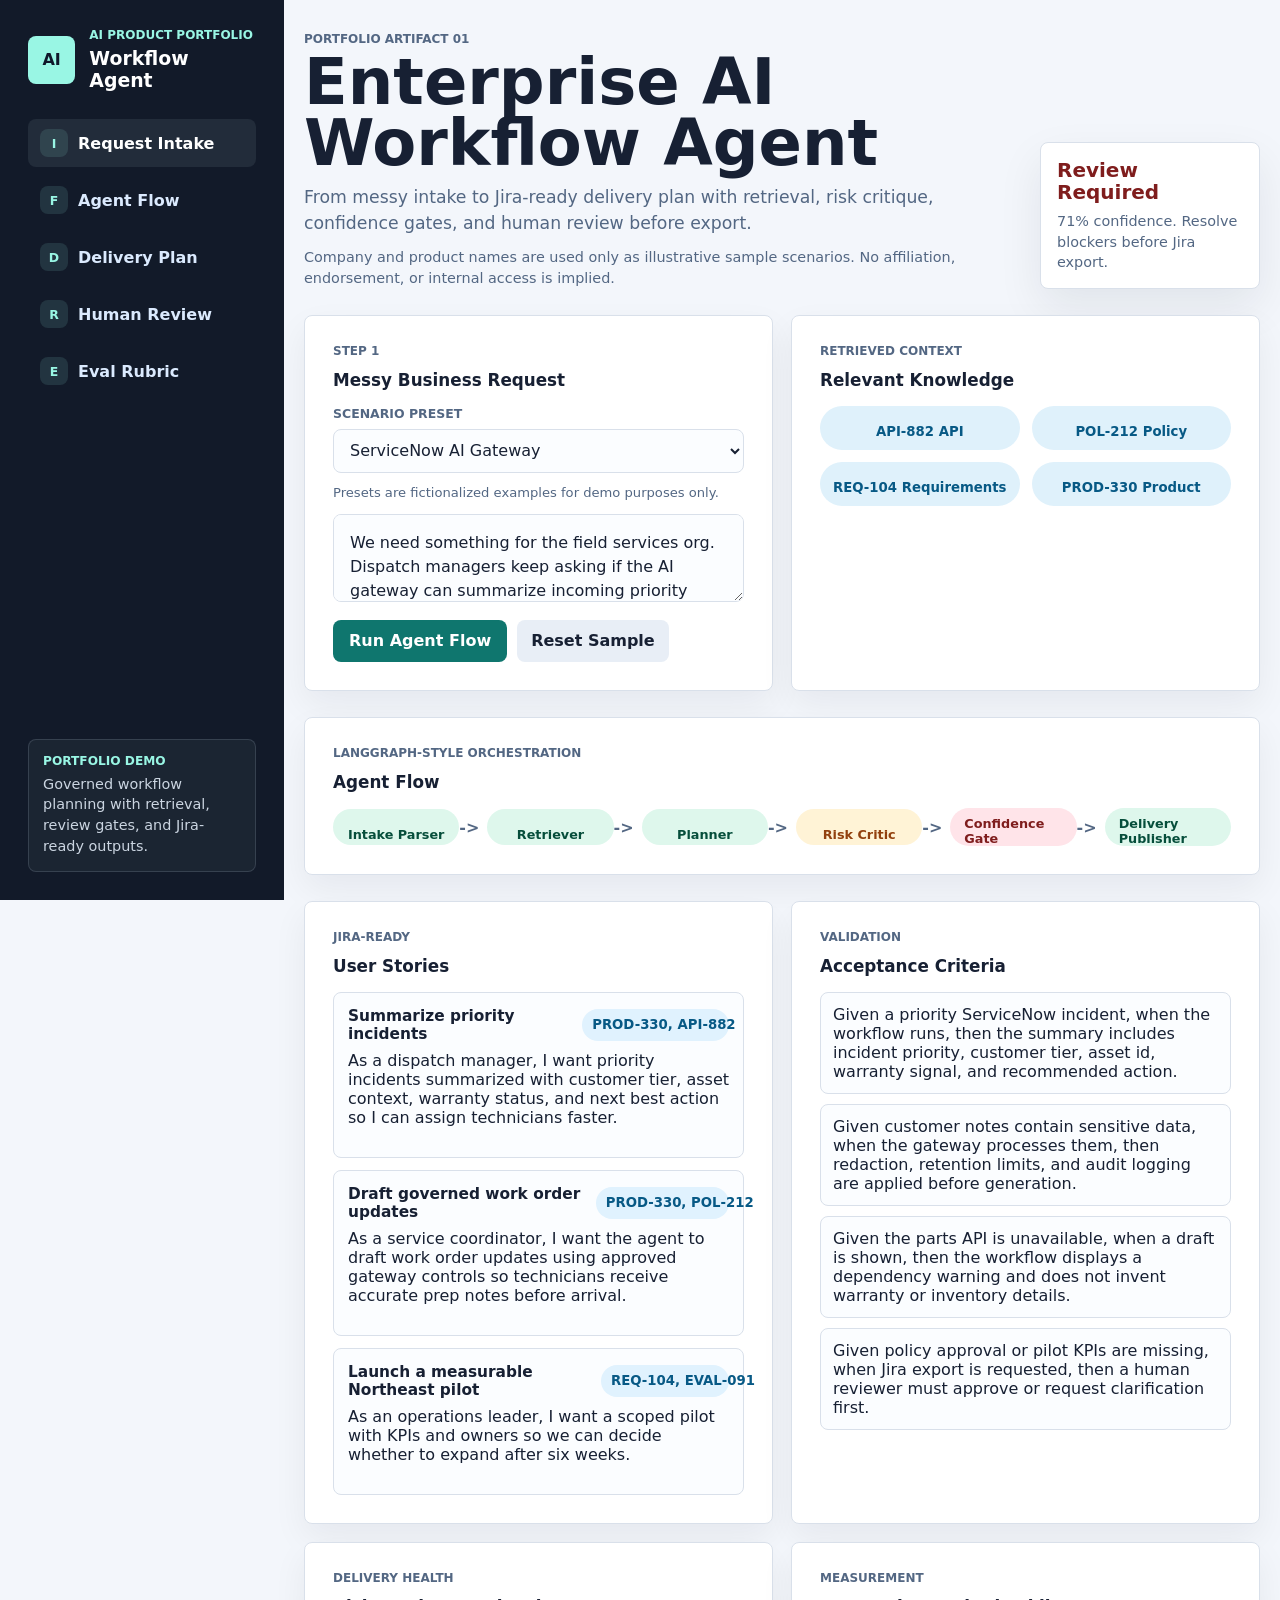
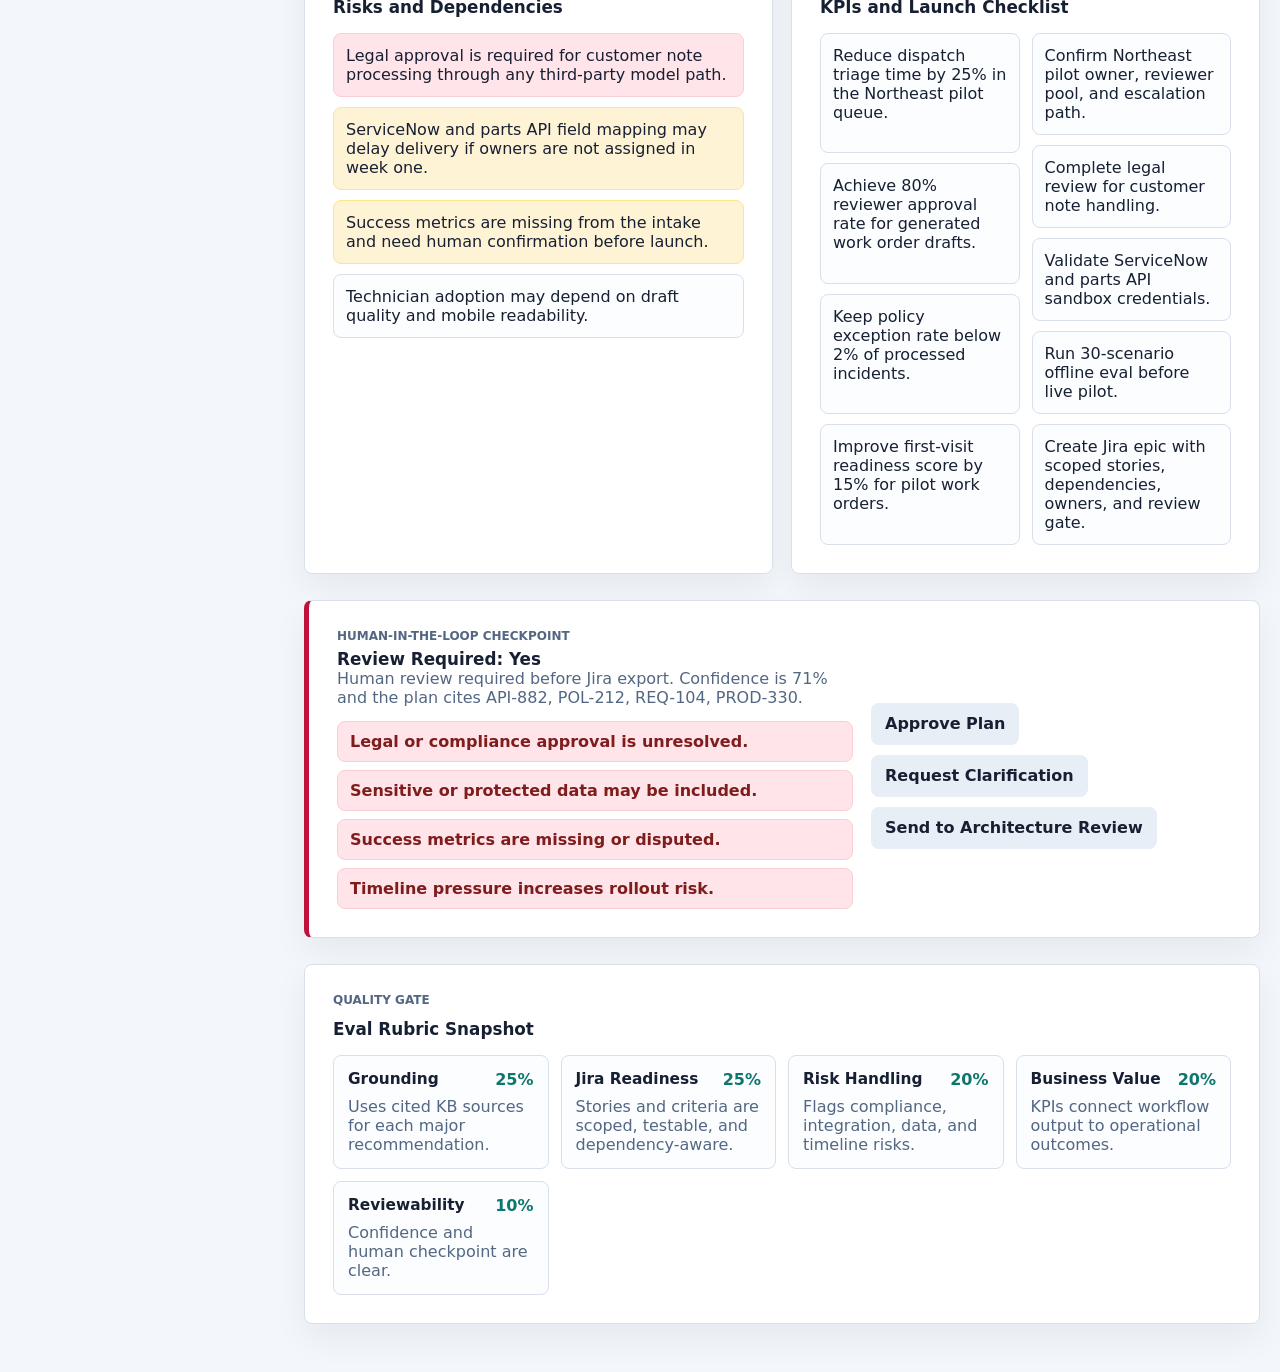
<file: 01_enterprise_ai_workflow_agent/index.html>
<!doctype html>
<html lang="en">
  <head>
    <meta charset="utf-8" />
    <meta name="viewport" content="width=device-width, initial-scale=1" />
    <title>Enterprise AI Workflow Agent</title>
    <link rel="icon" href="data:," />
    <link rel="stylesheet" href="styles.css" />
  </head>
  <body>
    <div class="app-shell">
      <aside class="sidebar" aria-label="Workspace navigation">
        <div class="brand">
          <div class="brand-mark" aria-hidden="true">AI</div>
          <div>
            <p class="eyebrow">AI Product Portfolio</p>
            <strong>Workflow Agent</strong>
          </div>
        </div>

        <nav class="rail-nav" aria-label="Enterprise workflow project sections">
          <a href="#intake" class="nav-link active">
            <span>I</span>
            Request Intake
          </a>
          <a href="#flow" class="nav-link">
            <span>F</span>
            Agent Flow
          </a>
          <a href="#delivery" class="nav-link">
            <span>D</span>
            Delivery Plan
          </a>
          <a href="#review" class="nav-link">
            <span>R</span>
            Human Review
          </a>
          <a href="#eval" class="nav-link">
            <span>E</span>
            Eval Rubric
          </a>
        </nav>

        <div class="rail-note">
          <p>Portfolio demo</p>
          <span>Governed workflow planning with retrieval, review gates, and Jira-ready outputs.</span>
        </div>
      </aside>

      <main class="workspace">
        <section class="topbar hero" aria-label="Demo status">
          <div>
            <p class="eyebrow">Portfolio Artifact 01</p>
            <h1 class="hero-title">Enterprise AI Workflow Agent</h1>
            <p class="hero-copy">From messy intake to Jira-ready delivery plan with retrieval, risk critique, confidence gates, and human review before export.</p>
            <p class="demo-note">
              Company and product names are used only as illustrative sample scenarios. No affiliation, endorsement, or internal access is implied.
            </p>
          </div>
          <div class="status-card" id="reviewGateCard">
            <span class="visually-hidden">Review gate</span>
            <strong id="reviewGateStatus">Review Required</strong>
            <p id="reviewGateReason">Run a scenario to evaluate Jira export readiness.</p>
          </div>
        </section>

        <section id="intake" class="section-grid intake-grid">
          <article class="work-panel input-panel">
            <div class="section-heading">
              <p class="eyebrow">Step 1</p>
              <h3>Messy Business Request</h3>
            </div>
            <label class="field-label" for="scenario-select">Scenario preset</label>
            <select id="scenario-select" aria-label="Scenario preset">
              <option value="field">ServiceNow AI Gateway</option>
              <option value="disney">Disney AI Assistant</option>
              <option value="databricks">Databricks Agentic AI</option>
              <option value="openai">OpenAI AI Success</option>
              <option value="amazon">Amazon AI Studios</option>
            </select>
            <p class="demo-note compact">
              Presets are fictionalized examples for demo purposes only.
            </p>
            <textarea id="request-input" aria-label="Business request"></textarea>
            <div class="button-row">
              <button id="run-agent" class="primary-button">Run Agent Flow</button>
              <button id="load-sample" class="secondary-button">Reset Sample</button>
            </div>
          </article>

          <article class="work-panel">
            <div class="section-heading">
              <p class="eyebrow">Retrieved context</p>
              <h3>Relevant Knowledge</h3>
            </div>
            <div id="retrieval-results" class="retrieval-list"></div>
          </article>
        </section>

        <section id="flow" class="work-panel">
          <div class="section-heading">
            <p class="eyebrow">LangGraph-style orchestration</p>
            <h3>Agent Flow</h3>
          </div>
          <div id="flow-steps" class="flow-steps"></div>
        </section>

        <section id="delivery" class="section-grid delivery-grid">
          <article class="work-panel output-panel">
            <div class="section-heading">
              <p class="eyebrow">Jira-ready</p>
              <h3>User Stories</h3>
            </div>
            <div id="stories" class="story-list"></div>
          </article>

          <article class="work-panel output-panel">
            <div class="section-heading">
              <p class="eyebrow">Validation</p>
              <h3>Acceptance Criteria</h3>
            </div>
            <ul id="criteria" class="check-list"></ul>
          </article>

          <article class="work-panel output-panel">
            <div class="section-heading">
              <p class="eyebrow">Delivery health</p>
              <h3>Risks and Dependencies</h3>
            </div>
            <ul id="risks" class="risk-list"></ul>
          </article>

          <article class="work-panel output-panel">
            <div class="section-heading">
              <p class="eyebrow">Measurement</p>
              <h3>KPIs and Launch Checklist</h3>
            </div>
            <div class="split-list">
              <ul id="kpis" class="metric-list"></ul>
              <ul id="launch" class="check-list"></ul>
            </div>
          </article>
        </section>

        <section id="review" class="work-panel review-panel">
          <div>
            <p class="eyebrow">Human-in-the-loop checkpoint</p>
            <h3 id="review-title">Review Required: No</h3>
            <p id="review-summary" class="muted"></p>
            <ul id="review-reasons" class="review-reasons"></ul>
          </div>
          <div class="review-actions" aria-label="Reviewer actions">
            <button class="secondary-button">Approve Plan</button>
            <button class="secondary-button">Request Clarification</button>
            <button class="secondary-button">Send to Architecture Review</button>
          </div>
        </section>

        <section id="eval" class="work-panel">
          <div class="section-heading">
            <p class="eyebrow">Quality gate</p>
            <h3>Eval Rubric Snapshot</h3>
          </div>
          <div id="rubric" class="rubric-grid"></div>
        </section>
      </main>
    </div>
    <script src="app.js"></script>
  </body>
</html>
</file>
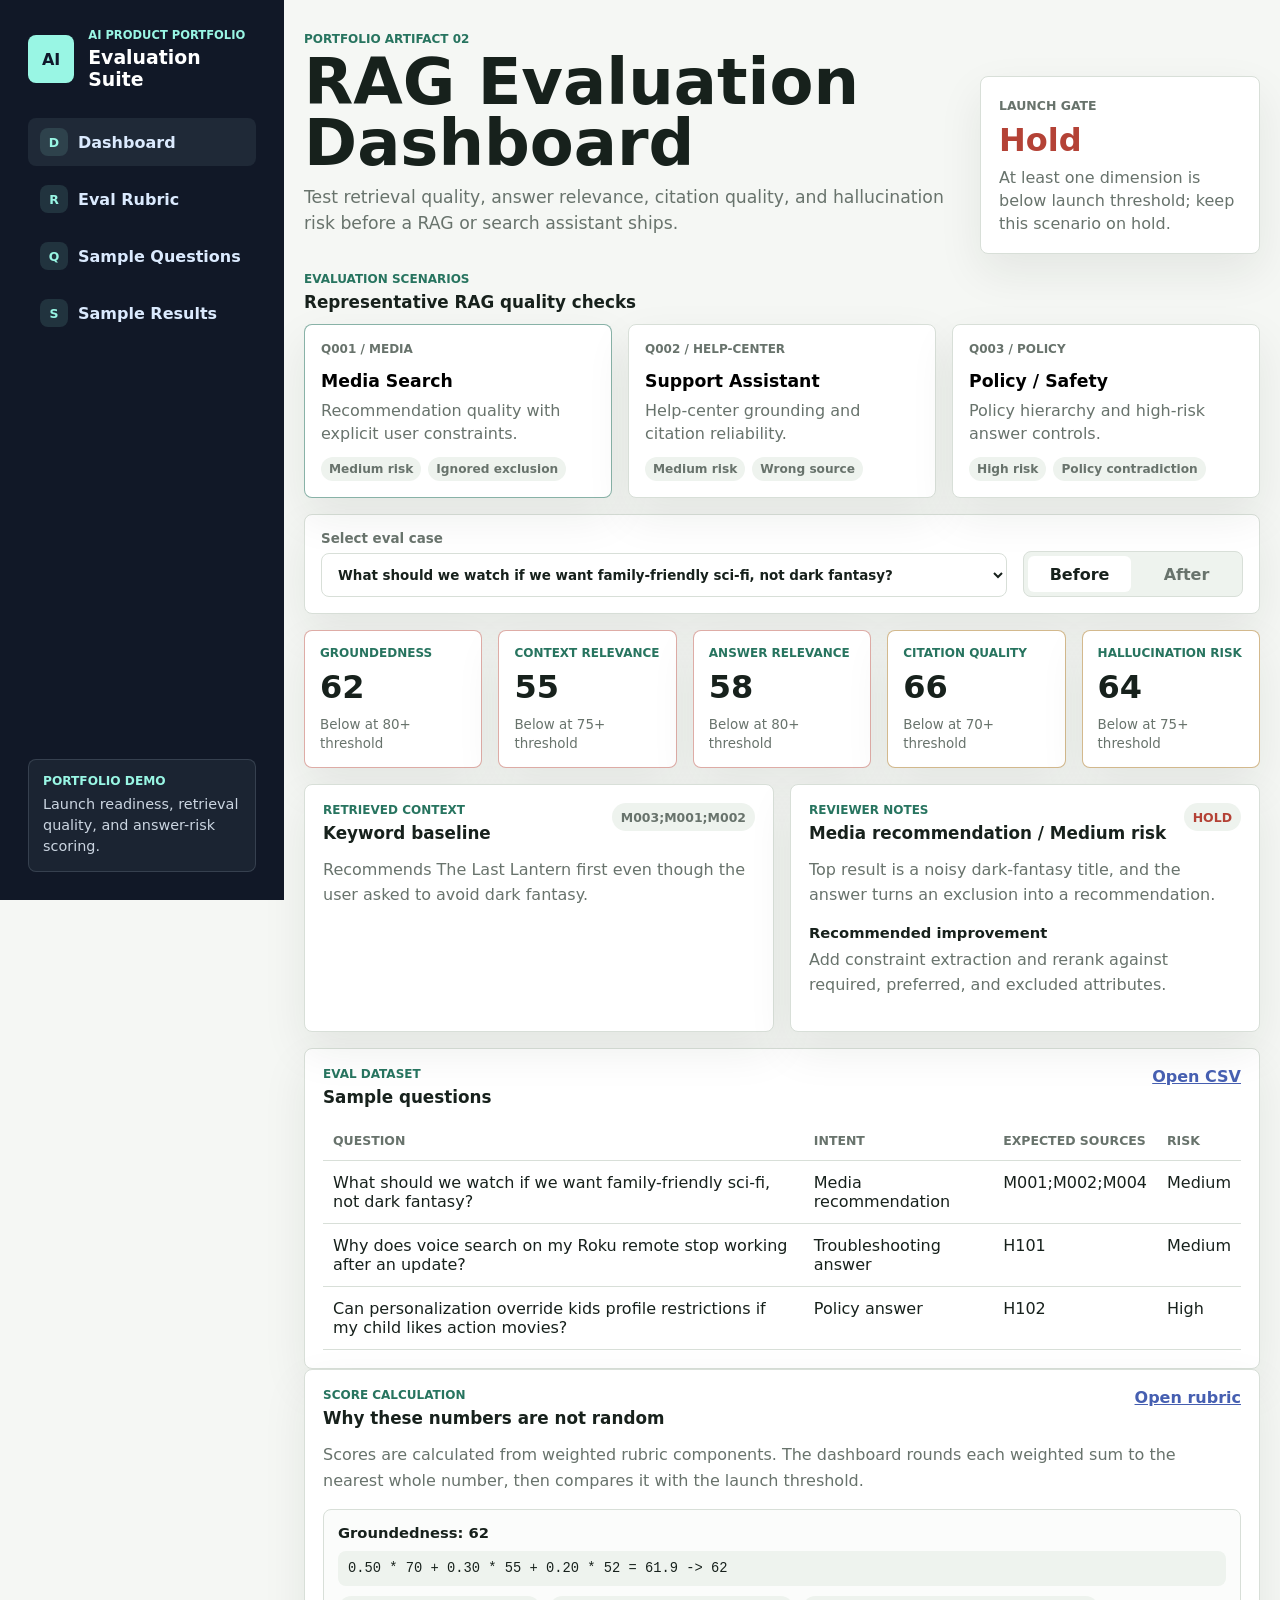
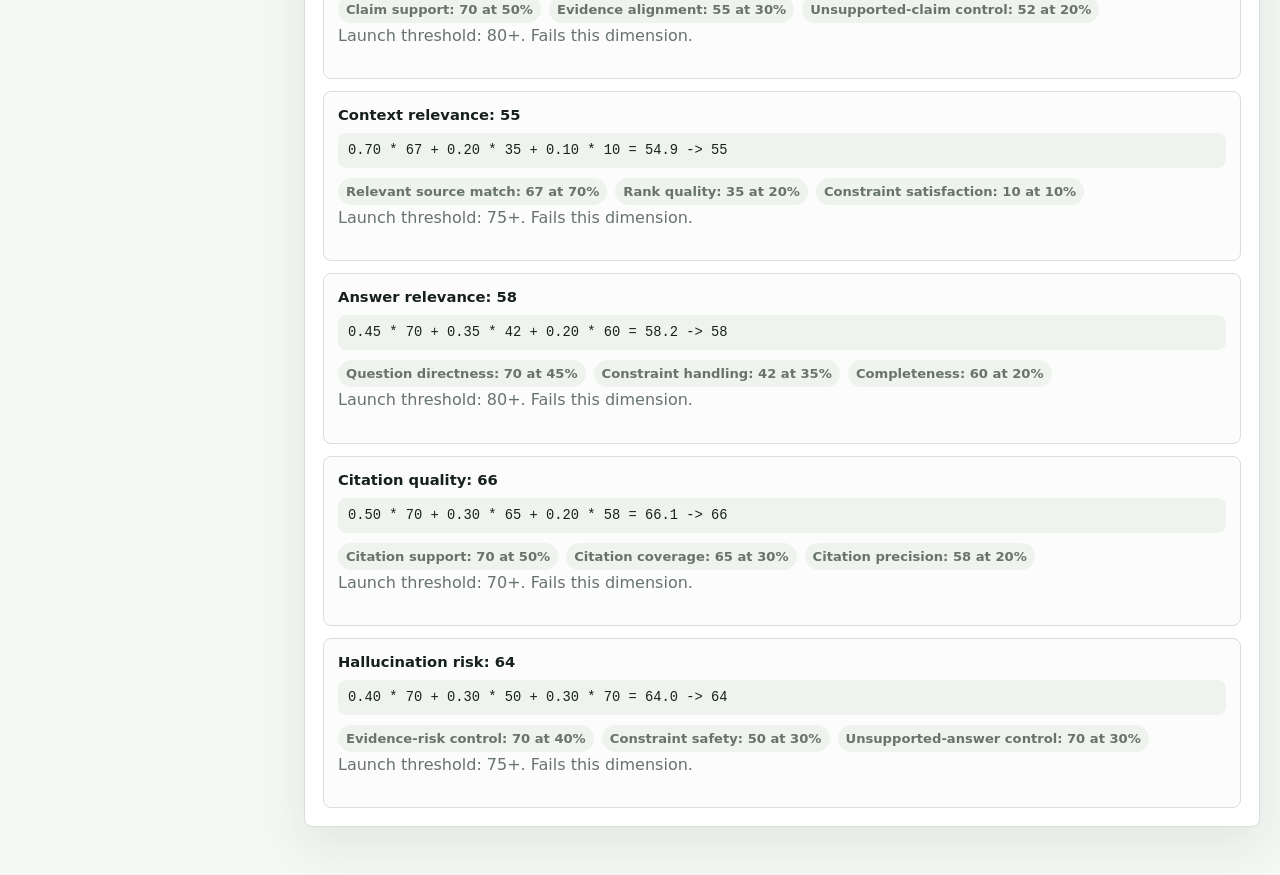
<file: 02_rag_evaluation_dashboard/index.html>
<!doctype html>
<html lang="en">
  <head>
    <meta charset="utf-8">
    <meta name="viewport" content="width=device-width, initial-scale=1">
    <title>RAG Evaluation Dashboard</title>
    <link rel="stylesheet" href="styles.css">
  </head>
  <body>
    <div class="presentation-shell">
      <aside class="portfolio-rail" aria-label="Portfolio navigation">
        <div class="rail-brand">
          <span class="rail-mark">AI</span>
          <div>
            <p>AI Product Portfolio</p>
            <strong>Evaluation Suite</strong>
          </div>
        </div>

        <nav class="rail-nav" aria-label="RAG evaluation project artifacts">
          <a class="active" href="index.html">
            <span>D</span>
            Dashboard
          </a>
          <a href="eval_rubric.md">
            <span>R</span>
            Eval Rubric
          </a>
          <a href="sample_questions.csv">
            <span>Q</span>
            Sample Questions
          </a>
          <a href="sample_results.csv">
            <span>S</span>
            Sample Results
          </a>
        </nav>

        <div class="rail-note">
          <p>Portfolio demo</p>
          <span>Launch readiness, retrieval quality, and answer-risk scoring.</span>
        </div>
      </aside>

      <main class="dashboard">
        <header class="hero">
          <div>
            <p class="eyebrow">Portfolio Artifact 02</p>
            <h1>RAG Evaluation Dashboard</h1>
            <p class="hero-copy">
              Test retrieval quality, answer relevance, citation quality, and hallucination risk before a RAG or search assistant ships.
            </p>
          </div>
          <div class="status-card" id="launchCard">
            <span>Launch gate</span>
            <strong id="launchStatus">Hold</strong>
            <p id="launchReason">Select a scenario to evaluate.</p>
          </div>
        </header>

        <section class="scenario-section" aria-label="Evaluation scenarios">
          <div class="section-heading">
            <div>
              <p class="eyebrow">Evaluation Scenarios</p>
              <h2>Representative RAG quality checks</h2>
            </div>
          </div>
          <div class="scenario-grid" id="scenarioGrid"></div>
        </section>

        <section class="controls" aria-label="Evaluation controls">
          <label>
            Select eval case
            <select id="questionSelect"></select>
          </label>
          <div class="segments" aria-label="Run version">
            <button class="active" type="button" data-version="before">Before</button>
            <button type="button" data-version="after">After</button>
          </div>
        </section>

        <section class="score-grid" id="scoreGrid" aria-label="Score summary"></section>

        <section class="two-column">
          <article class="panel">
            <div class="panel-heading">
              <div>
                <p class="eyebrow">Retrieved Context</p>
                <h2 id="retrievalProfile">Baseline</h2>
              </div>
              <span class="badge" id="retrievedIds"></span>
            </div>
            <p class="answer-summary" id="answerSummary"></p>
          </article>

          <article class="panel">
            <div class="panel-heading">
              <div>
                <p class="eyebrow">Reviewer Notes</p>
                <h2 id="scenarioTitle">Scenario</h2>
              </div>
              <span class="badge" id="statusBadge">Hold</span>
            </div>
            <p id="notes"></p>
            <h3>Recommended improvement</h3>
            <p id="recommendation"></p>
          </article>
        </section>

        <section class="panel">
          <div class="panel-heading">
            <div>
              <p class="eyebrow">Eval Dataset</p>
              <h2>Sample questions</h2>
            </div>
            <a href="sample_questions.csv">Open CSV</a>
          </div>
          <div class="table-wrap">
            <table>
              <thead>
                <tr>
                  <th>Question</th>
                  <th>Intent</th>
                  <th>Expected sources</th>
                  <th>Risk</th>
                </tr>
              </thead>
              <tbody id="questionRows"></tbody>
            </table>
          </div>
        </section>

        <section class="panel calculation-panel">
          <div class="panel-heading">
            <div>
              <p class="eyebrow">Score Calculation</p>
              <h2>Why these numbers are not random</h2>
            </div>
            <a href="eval_rubric.md">Open rubric</a>
          </div>
          <p class="calculation-intro">
            Scores are calculated from weighted rubric components. The dashboard rounds each weighted sum to the nearest whole number, then compares it with the launch threshold.
          </p>
          <div class="calculation-grid" id="calculationGrid"></div>
        </section>
      </main>
    </div>

    <script src="app.js"></script>
  </body>
</html>
</file>
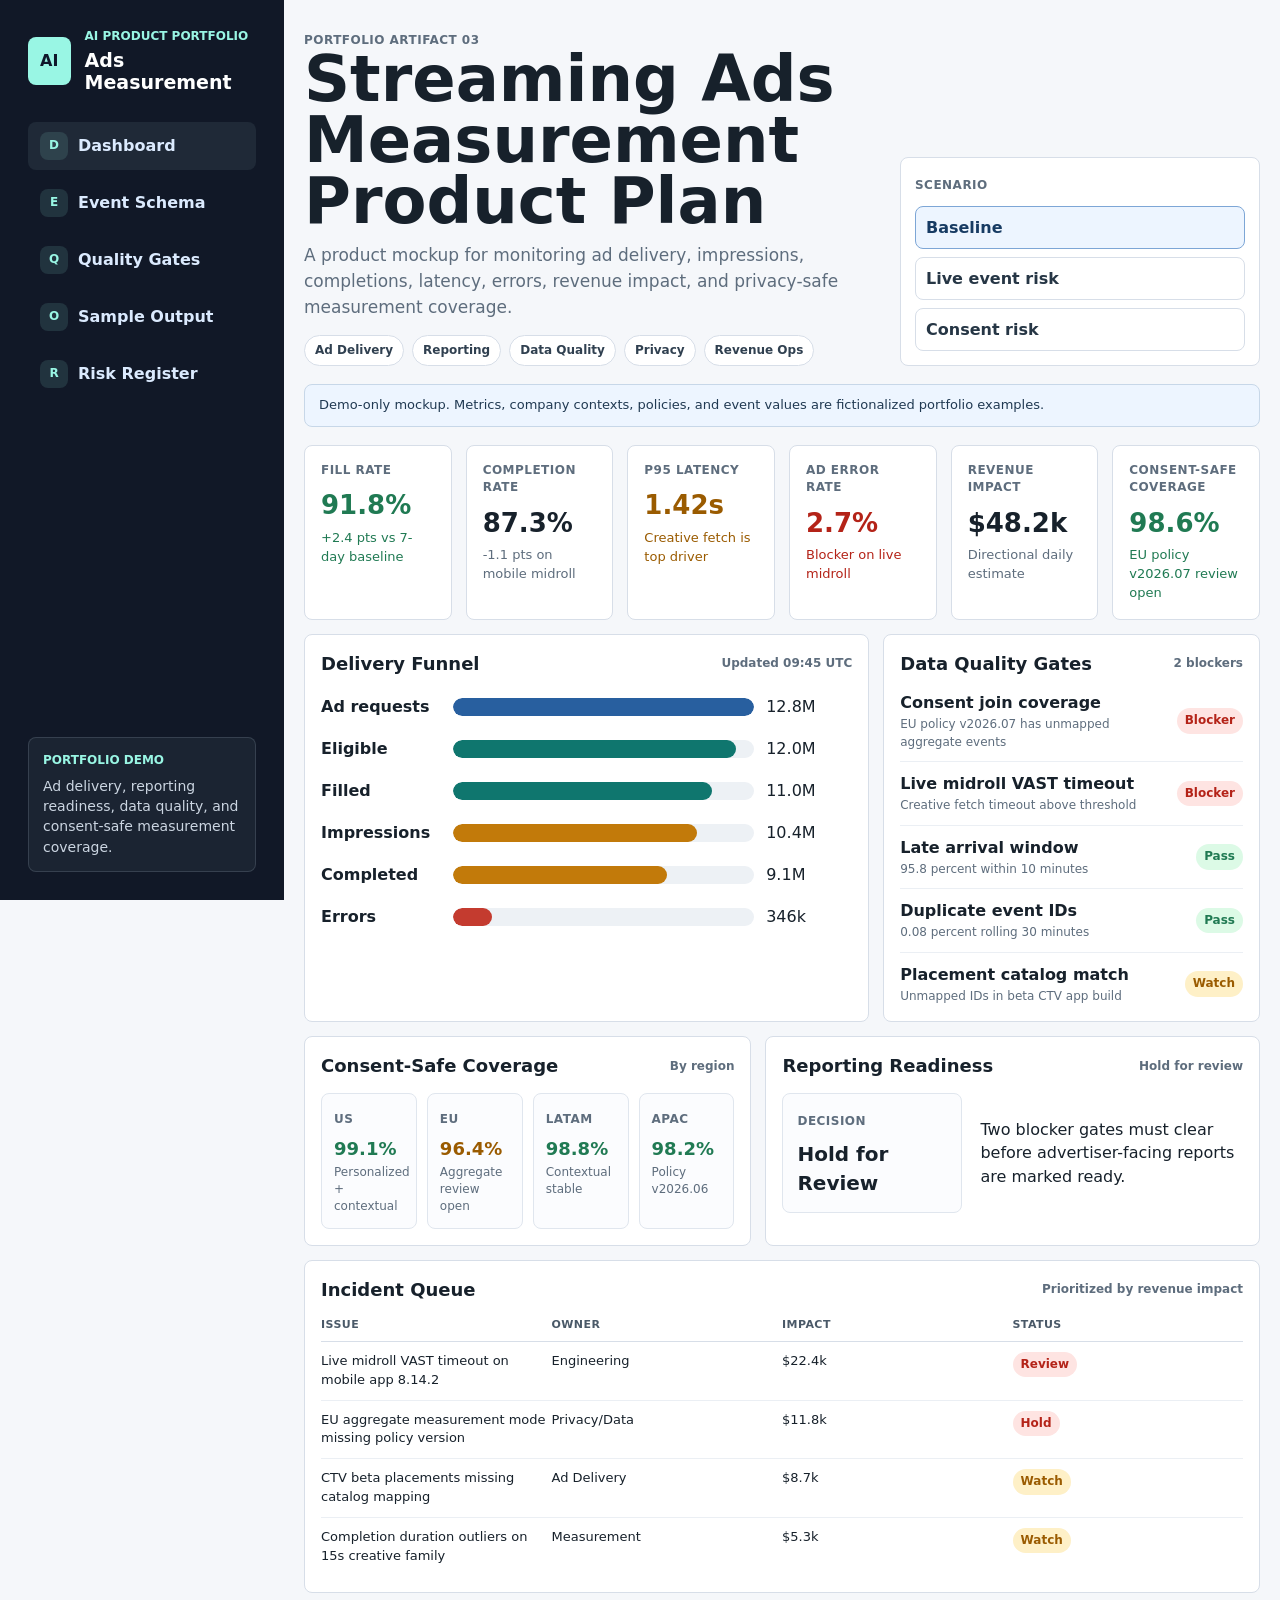
<file: 03_streaming_ads_measurement_product_plan/index.html>
<!doctype html>
<html lang="en">
<head>
  <meta charset="utf-8">
  <meta name="viewport" content="width=device-width, initial-scale=1">
  <title>Streaming Ads Measurement Dashboard</title>
  <link rel="stylesheet" href="styles.css">
</head>
<body>
  <div class="presentation-shell">
    <aside class="portfolio-rail" aria-label="Portfolio navigation">
      <div class="rail-brand">
        <span class="rail-mark">AI</span>
        <div>
          <p>AI Product Portfolio</p>
          <strong>Ads Measurement</strong>
        </div>
      </div>

      <nav class="rail-nav" aria-label="Streaming ads project artifacts">
        <a class="active" href="index.html">
          <span>D</span>
          Dashboard
        </a>
        <a href="event_schema.json">
          <span>E</span>
          Event Schema
        </a>
        <a href="data_quality_checks.md">
          <span>Q</span>
          Quality Gates
        </a>
        <a href="sample_output.md">
          <span>O</span>
          Sample Output
        </a>
        <a href="risk_register.csv">
          <span>R</span>
          Risk Register
        </a>
      </nav>

      <div class="rail-note">
        <p>Portfolio demo</p>
        <span>Ad delivery, reporting readiness, data quality, and consent-safe measurement coverage.</span>
      </div>
    </aside>

  <main class="shell">
    <header class="page-header">
      <div>
        <p class="eyebrow">Portfolio Artifact 03</p>
        <h1>Streaming Ads Measurement Product Plan</h1>
        <p class="subtitle">A product mockup for monitoring ad delivery, impressions, completions, latency, errors, revenue impact, and privacy-safe measurement coverage.</p>
        <div class="badge-row" aria-label="Product areas">
          <span class="badge">Ad Delivery</span>
          <span class="badge">Reporting</span>
          <span class="badge">Data Quality</span>
          <span class="badge">Privacy</span>
          <span class="badge">Revenue Ops</span>
        </div>
      </div>
      <section class="scenario-panel" aria-label="Scenario selector">
        <span class="panel-label">Scenario</span>
        <div class="scenario-buttons">
          <button class="scenario-button is-active" data-scenario="baseline">Baseline</button>
          <button class="scenario-button" data-scenario="liveEvent">Live event risk</button>
          <button class="scenario-button" data-scenario="consentRisk">Consent risk</button>
        </div>
      </section>
    </header>

    <section class="notice">
      Demo-only mockup. Metrics, company contexts, policies, and event values are fictionalized portfolio examples.
    </section>

    <section class="grid kpis" aria-label="Executive KPIs">
      <article class="card kpi">
        <div class="label">Fill Rate</div>
        <div class="value good" data-kpi="fillRate">91.8%</div>
        <div class="delta" data-kpi="fillRateNote">+2.4 pts vs 7-day baseline</div>
      </article>
      <article class="card kpi">
        <div class="label">Completion Rate</div>
        <div class="value" data-kpi="completionRate">87.3%</div>
        <div class="delta warn" data-kpi="completionRateNote">-1.1 pts on mobile midroll</div>
      </article>
      <article class="card kpi">
        <div class="label">P95 Latency</div>
        <div class="value warn" data-kpi="latency">1.42s</div>
        <div class="delta" data-kpi="latencyNote">Creative fetch is top driver</div>
      </article>
      <article class="card kpi">
        <div class="label">Ad Error Rate</div>
        <div class="value bad" data-kpi="errorRate">2.7%</div>
        <div class="delta bad" data-kpi="errorRateNote">Blocker on live midroll</div>
      </article>
      <article class="card kpi">
        <div class="label">Revenue Impact</div>
        <div class="value" data-kpi="revenueImpact">$48.2k</div>
        <div class="delta" data-kpi="revenueImpactNote">Directional daily estimate</div>
      </article>
      <article class="card kpi">
        <div class="label">Consent-Safe Coverage</div>
        <div class="value good" data-kpi="consentCoverage">98.6%</div>
        <div class="delta" data-kpi="consentCoverageNote">EU policy v2026.07 review open</div>
      </article>
    </section>

    <section class="grid main-grid">
      <article class="card">
        <div class="section-title">
          <h2>Delivery Funnel</h2>
          <span class="timestamp" data-field="updatedAt">Updated 09:45 UTC</span>
        </div>
        <div class="funnel" data-funnel></div>
      </article>

      <article class="card">
        <div class="section-title">
          <h2>Data Quality Gates</h2>
          <span class="timestamp" data-field="blockers">2 blockers</span>
        </div>
        <div class="split-list" data-quality></div>
      </article>
    </section>

    <section class="grid lower-grid">
      <article class="card">
        <div class="section-title">
          <h2>Consent-Safe Coverage</h2>
          <span class="timestamp">By region</span>
        </div>
        <div class="region-grid" data-regions></div>
      </article>

      <article class="card">
        <div class="section-title">
          <h2>Reporting Readiness</h2>
          <span class="timestamp" data-field="readiness">Hold for review</span>
        </div>
        <div class="readiness">
          <div class="readiness-score">
            <span class="label">Decision</span>
            <strong data-field="decision">Hold for Review</strong>
          </div>
          <p data-field="decisionText">Two blocker gates must clear before advertiser-facing reports are marked ready.</p>
        </div>
      </article>
    </section>

    <section class="card incident-card">
      <div class="section-title">
        <h2>Incident Queue</h2>
        <span class="timestamp">Prioritized by revenue impact</span>
      </div>
      <table>
        <thead>
          <tr>
            <th>Issue</th>
            <th>Owner</th>
            <th>Impact</th>
            <th>Status</th>
          </tr>
        </thead>
        <tbody data-incidents></tbody>
      </table>
    </section>
  </main>
  </div>
  <script src="app.js"></script>
</body>
</html>
</file>
<file: 01_enterprise_ai_workflow_agent/styles.css>
:root {
  color-scheme: light;
  --ink: #172033;
  --muted: #536783;
  --line: #d9e0ea;
  --panel: #ffffff;
  --surface: #f3f6fb;
  --soft: #eef3ee;
  --sidebar: #121a29;
  --sidebar-soft: #222c3a;
  --accent: #0f766e;
  --accent-strong: #0b5e59;
  --amber: #b45309;
  --rose: #be123c;
  --blue: #2563eb;
  --green-soft: #def7ec;
  --amber-soft: #fff3d6;
  --rose-soft: #ffe4e9;
  font-family:
    Inter, ui-sans-serif, system-ui, -apple-system, BlinkMacSystemFont, "Segoe UI",
    sans-serif;
}

* {
  box-sizing: border-box;
  min-width: 0;
}

html {
  scroll-behavior: smooth;
}

html,
body {
  width: 100%;
  max-width: 100%;
}

body {
  margin: 0;
  min-height: 100vh;
  color: var(--ink);
  background: var(--surface);
  overflow-x: hidden;
}

button,
textarea,
select {
  font: inherit;
}

button {
  min-height: 42px;
  border: 0;
  border-radius: 8px;
  cursor: pointer;
  font-weight: 750;
}

.app-shell {
  display: grid;
  grid-template-columns: 284px minmax(0, 1fr);
  gap: 0;
  min-height: 100vh;
}

.sidebar {
  position: sticky;
  top: 0;
  height: 100vh;
  display: flex;
  flex-direction: column;
  gap: 28px;
  padding: 28px;
  border-radius: 0;
  color: #f8fafc;
  overflow: hidden;
  background: var(--sidebar);
}

.brand {
  display: flex;
  gap: 14px;
  align-items: center;
}

.brand-mark {
  display: grid;
  width: 48px;
  height: 48px;
  place-items: center;
  border-radius: 8px;
  color: #0f172a;
  background: #99f6e4;
  font-weight: 900;
}

.eyebrow {
  margin: 0 0 6px;
  color: var(--muted);
  font-size: 0.75rem;
  font-weight: 850;
  letter-spacing: 0;
  text-transform: uppercase;
}

.sidebar .eyebrow {
  color: #99f6e4;
}

h1,
h2,
h3,
p {
  margin-top: 0;
}

h1 {
  margin-bottom: 10px;
  font-size: clamp(2.2rem, 5vw, 4.4rem);
  line-height: 0.95;
  overflow-wrap: anywhere;
  word-break: break-word;
}

h2 {
  margin-bottom: 0;
  font-size: clamp(1.55rem, 2.8vw, 2.6rem);
  line-height: 1.08;
}

h3 {
  margin-bottom: 0;
  font-size: 1.05rem;
}

.brand strong {
  display: block;
  color: #ffffff;
  font-size: 1.18rem;
  line-height: 1.15;
}

.rail-nav {
  display: grid;
  gap: 9px;
}

.rail-nav a {
  display: flex;
  align-items: center;
  gap: 10px;
  min-height: 44px;
  padding: 10px 12px;
  border-radius: 8px;
  color: #dbeafe;
  text-decoration: none;
  font-weight: 750;
  overflow-wrap: anywhere;
}

.rail-nav a.active,
.rail-nav a:hover,
.rail-nav a:focus-visible {
  color: #ffffff;
  background: var(--sidebar-soft);
  outline: none;
}

.rail-nav span {
  display: grid;
  place-items: center;
  flex: 0 0 28px;
  width: 28px;
  height: 28px;
  border-radius: 8px;
  color: #99f6e4;
  background: rgba(153, 246, 228, 0.12);
  font-size: 0.78rem;
  font-weight: 900;
}

.rail-note {
  margin-top: auto;
  padding: 14px;
  border: 1px solid rgba(219, 234, 254, 0.14);
  border-radius: 8px;
  background: rgba(31, 41, 55, 0.76);
}

.rail-note p {
  margin-bottom: 6px;
  color: #99f6e4;
  font-size: 0.76rem;
  font-weight: 850;
  text-transform: uppercase;
}

.rail-note span {
  display: block;
  color: #cbd5e1;
  font-size: 0.9rem;
  line-height: 1.45;
  overflow-wrap: anywhere;
}

.workspace {
  display: grid;
  gap: 26px;
  width: min(1180px, 100%);
  margin: 0 auto;
  padding: 32px 20px 48px;
}

.work-panel {
  border: 1px solid var(--line);
  border-radius: 8px;
  background: var(--panel);
  box-shadow: 0 14px 35px rgba(15, 23, 42, 0.06);
}

.topbar {
  display: grid;
  grid-template-columns: minmax(0, 1fr) 220px;
  align-items: end;
  gap: 18px;
  min-height: 190px;
  padding: 0;
  border: 0;
  border-radius: 0;
  background: transparent;
  box-shadow: none;
}

.hero-title {
  margin-bottom: 10px;
}

.hero-copy {
  max-width: 780px;
  margin: 0 0 8px;
  color: var(--muted);
  font-size: 1.08rem;
  line-height: 1.55;
  overflow-wrap: anywhere;
}

.status-card {
  display: grid;
  align-content: center;
  min-width: 0;
  min-height: 118px;
  padding: 16px;
  border: 1px solid var(--line);
  border-radius: 8px;
  background: var(--panel);
  box-shadow: 0 18px 45px rgba(15, 23, 42, 0.08);
}

.status-card span {
  color: var(--muted);
  font-size: 0.78rem;
  font-weight: 800;
  text-transform: uppercase;
}

.status-card strong {
  display: block;
  margin: 0 0 8px;
  color: #7f1d1d;
  font-size: 1.25rem;
  line-height: 1.1;
}

.status-card.ready {
  background: var(--green-soft);
}

.status-card.ready strong {
  color: #064e3b;
}

.status-card p {
  display: block;
  margin: 0;
  color: var(--muted);
  font-size: 0.9rem;
  line-height: 1.4;
  overflow-wrap: anywhere;
}

.visually-hidden {
  position: absolute;
  width: 1px;
  height: 1px;
  padding: 0;
  margin: -1px;
  overflow: hidden;
  clip: rect(0, 0, 0, 0);
  border: 0;
}

.confidence-chip,
.tag,
.score-pill {
  display: inline-flex;
  align-items: center;
  min-height: 32px;
  padding: 6px 10px;
  border-radius: 999px;
  font-size: 0.83rem;
  font-weight: 800;
  white-space: nowrap;
}

.confidence-chip {
  color: #064e3b;
  background: var(--green-soft);
}

.confidence-chip.low {
  color: #7f1d1d;
  background: var(--rose-soft);
}

.section-grid {
  display: grid;
  gap: 18px;
}

.intake-grid {
  grid-template-columns: minmax(0, 1fr) minmax(0, 1fr);
}

.delivery-grid {
  grid-template-columns: repeat(2, minmax(0, 1fr));
}

.work-panel {
  padding: 28px;
}

.section-heading {
  display: grid;
  gap: 6px;
  margin-bottom: 16px;
}

textarea {
  width: 100%;
  min-height: 88px;
  resize: vertical;
  padding: 16px;
  border: 1px solid var(--line);
  border-radius: 8px;
  color: var(--ink);
  background: #fbfdff;
  line-height: 1.5;
}

.field-label {
  display: block;
  margin-bottom: 8px;
  color: var(--muted);
  font-size: 0.78rem;
  font-weight: 850;
  text-transform: uppercase;
}

select {
  width: 100%;
  min-height: 44px;
  margin-bottom: 12px;
  padding: 0 12px;
  border: 1px solid var(--line);
  border-radius: 8px;
  color: var(--ink);
  background: #fbfdff;
}

.button-row,
.review-actions {
  display: flex;
  flex-wrap: wrap;
  gap: 10px;
  margin-top: 14px;
}

.primary-button {
  padding: 0 16px;
  color: #ffffff;
  background: var(--accent);
}

.primary-button:hover {
  background: var(--accent-strong);
}

.secondary-button {
  padding: 0 14px;
  color: var(--ink);
  background: #e8eef6;
}

.retrieval-list,
.story-list,
.flow-steps,
.rubric-grid {
  display: grid;
  gap: 12px;
}

.source-card,
.story-card,
.flow-card,
.rubric-card {
  border: 1px solid var(--line);
  border-radius: 8px;
  padding: 14px;
  background: #fbfdff;
}

.retrieval-list {
  grid-template-columns: repeat(2, minmax(0, 1fr));
  align-content: start;
}

.source-card {
  display: grid;
  min-height: 36px;
  place-items: center;
  padding: 0;
  border: 0;
  border-radius: 999px;
  background: #dff1fb;
}

.source-card header {
  display: block;
  margin: 0;
}

.source-card h4 {
  display: none;
}

.source-card p,
.source-card .score-pill {
  display: none;
}

.source-card .tag {
  min-height: 36px;
  color: #075985;
  background: transparent;
}

.source-card header,
.story-card header,
.flow-card header,
.rubric-card header {
  display: flex;
  align-items: center;
  justify-content: space-between;
  gap: 12px;
  margin-bottom: 8px;
}

.source-card h4,
.story-card h4,
.flow-card h4,
.rubric-card h4 {
  margin: 0;
  font-size: 0.96rem;
}

.tag {
  color: #075985;
  background: #e0f2fe;
}

.score-pill {
  color: #1e3a8a;
  background: #dbeafe;
}

.check-list,
.risk-list,
.metric-list {
  display: grid;
  gap: 10px;
  margin: 0;
  padding: 0;
  list-style: none;
}

.check-list li,
.risk-list li,
.metric-list li {
  padding: 12px;
  border: 1px solid var(--line);
  border-radius: 8px;
  background: #fbfdff;
}

.risk-list li.high {
  border-color: #fecdd3;
  background: var(--rose-soft);
}

.risk-list li.medium {
  border-color: #fde68a;
  background: var(--amber-soft);
}

.split-list {
  display: grid;
  grid-template-columns: repeat(2, minmax(0, 1fr));
  gap: 12px;
}

.flow-steps {
  grid-template-columns: repeat(6, minmax(90px, 1fr));
  align-items: center;
  gap: 28px;
}

.flow-card {
  position: relative;
  min-height: 36px;
  display: grid;
  place-items: center;
  padding: 0 14px;
  border: 0;
  border-radius: 999px;
  background: var(--green-soft);
}

.flow-card::after {
  content: "->";
  position: absolute;
  top: 50%;
  right: -20px;
  color: var(--muted);
  transform: translateY(-50%);
  font-weight: 900;
}

.flow-card:last-child::after {
  display: none;
}

.flow-index {
  display: none;
}

.flow-card h4 {
  color: #064e3b;
  font-size: 0.8rem;
}

.flow-card p {
  display: none;
}

.flow-card:nth-child(4) {
  background: var(--amber-soft);
}

.flow-card:nth-child(4) h4 {
  color: #92400e;
}

.flow-card:nth-child(5) {
  background: var(--rose-soft);
}

.flow-card:nth-child(5) h4 {
  color: #7f1d1d;
}

.review-panel {
  display: flex;
  align-items: center;
  justify-content: space-between;
  gap: 18px;
  border-left: 5px solid var(--accent);
}

.review-panel.flagged {
  border-left-color: var(--rose);
}

.muted {
  margin-bottom: 0;
  color: var(--muted);
}

.demo-note {
  max-width: 780px;
  margin: 10px 0 0;
  color: var(--muted);
  font-size: 0.9rem;
  line-height: 1.45;
}

.demo-note.compact {
  margin: -2px 0 12px;
  font-size: 0.82rem;
}

.review-reasons {
  display: grid;
  gap: 8px;
  margin: 14px 0 0;
  padding: 0;
  list-style: none;
}

.review-reasons li {
  padding: 10px 12px;
  border: 1px solid #fecdd3;
  border-radius: 8px;
  color: #7f1d1d;
  background: var(--rose-soft);
  font-weight: 750;
}

.rubric-grid {
  grid-template-columns: repeat(4, minmax(0, 1fr));
}

.rubric-card strong {
  color: var(--accent);
}

@media (max-width: 1080px) {
  .app-shell {
    grid-template-columns: 1fr;
    padding: 0;
    width: 100%;
    max-width: 100vw;
    overflow-x: hidden;
  }

  .sidebar {
    position: relative;
    top: auto;
    width: 100%;
    max-width: 100vw;
    height: auto;
    border-radius: 0;
  }

  .rail-note {
    display: none;
  }

  .workspace {
    width: 100%;
    max-width: 100vw;
  }

  .flow-steps,
  .rubric-grid,
  .delivery-grid,
  .intake-grid,
  .topbar {
    grid-template-columns: 1fr;
  }

  .flow-card::after {
    display: none;
  }
}

@media (max-width: 680px) {
  .workspace,
  .sidebar {
    padding: 18px;
  }

  .workspace {
    gap: 16px;
  }

  h1 {
    max-width: 330px;
    font-size: 2rem;
    line-height: 1.08;
  }

  .hero-copy,
  .demo-note {
    max-width: 330px;
  }

  .topbar,
  .work-panel,
  .status-card {
    width: 100%;
    max-width: calc(100vw - 36px);
  }

  .review-panel {
    align-items: flex-start;
    flex-direction: column;
  }

  .section-heading,
  .topbar {
    align-items: flex-start;
  }

  .split-list {
    grid-template-columns: 1fr;
  }

  .retrieval-list,
  .flow-steps {
    grid-template-columns: 1fr;
  }

  .flow-card::after {
    display: none;
  }

  .status-card {
    align-self: flex-start;
  }
}
</file>
<file: 02_rag_evaluation_dashboard/styles.css>
:root {
  color-scheme: light;
  --bg: #f5f7f4;
  --surface: #ffffff;
  --soft: #eef3ee;
  --line: #d8dfd8;
  --ink: #17211c;
  --muted: #68736c;
  --green: #27745f;
  --amber: #a36d11;
  --red: #b44236;
  --blue: #465fb1;
  font-family: Inter, ui-sans-serif, system-ui, -apple-system, BlinkMacSystemFont, "Segoe UI", sans-serif;
  background: var(--bg);
  color: var(--ink);
}

* {
  box-sizing: border-box;
  min-width: 0;
}

html,
body {
  width: 100%;
  max-width: 100%;
}

body {
  margin: 0;
  min-height: 100vh;
  overflow-x: hidden;
}

button,
select {
  font: inherit;
}

.presentation-shell {
  display: grid;
  grid-template-columns: 284px minmax(0, 1fr);
  width: 100%;
  max-width: 100vw;
  min-width: 0;
  min-height: 100vh;
}

.portfolio-rail {
  position: sticky;
  top: 0;
  height: 100vh;
  display: flex;
  flex-direction: column;
  gap: 28px;
  padding: 28px;
  color: #dbeafe;
  background: #111827;
  min-width: 0;
}

.rail-brand {
  display: flex;
  align-items: center;
  gap: 14px;
}

.rail-mark {
  display: grid;
  place-items: center;
  width: 48px;
  height: 48px;
  border-radius: 8px;
  color: #0f172a;
  background: #99f6e4;
  font-weight: 900;
}

.rail-brand p {
  margin-bottom: 5px;
  color: #99f6e4;
  font-size: 0.72rem;
  font-weight: 850;
  text-transform: uppercase;
}

.rail-brand strong {
  display: block;
  color: #ffffff;
  font-size: 1.18rem;
  line-height: 1.15;
}

.rail-nav {
  display: grid;
  gap: 9px;
}

.rail-nav a {
  display: flex;
  align-items: center;
  gap: 10px;
  min-height: 44px;
  padding: 10px 12px;
  border-radius: 8px;
  color: #dbeafe;
  text-decoration: none;
  font-weight: 750;
  overflow-wrap: anywhere;
}

.rail-nav a.active,
.rail-nav a:hover,
.rail-nav a:focus-visible {
  background: #1f2937;
  outline: none;
}

.rail-nav span {
  display: grid;
  place-items: center;
  flex: 0 0 28px;
  width: 28px;
  height: 28px;
  border-radius: 8px;
  color: #99f6e4;
  background: rgba(153, 246, 228, 0.12);
  font-size: 0.78rem;
  font-weight: 900;
}

.rail-note {
  margin-top: auto;
  padding: 14px;
  border: 1px solid rgba(219, 234, 254, 0.14);
  border-radius: 8px;
  background: rgba(31, 41, 55, 0.76);
}

.rail-note p {
  margin-bottom: 6px;
  color: #99f6e4;
  font-size: 0.76rem;
  font-weight: 850;
  text-transform: uppercase;
}

.rail-note span {
  display: block;
  color: #cbd5e1;
  font-size: 0.9rem;
  line-height: 1.45;
}

.dashboard {
  width: min(1180px, 100%);
  min-width: 0;
  margin: 0 auto;
  padding: 32px 20px 48px;
}

.hero,
.controls,
.two-column,
.score-grid,
.scenario-grid {
  display: grid;
  gap: 16px;
}

.hero {
  grid-template-columns: minmax(0, 1fr) 280px;
  align-items: end;
  margin-bottom: 18px;
}

.section-heading {
  display: flex;
  justify-content: space-between;
  align-items: end;
  gap: 16px;
  margin-bottom: 12px;
}

.eyebrow {
  margin: 0 0 6px;
  color: var(--green);
  font-size: 0.75rem;
  font-weight: 800;
  letter-spacing: 0;
  text-transform: uppercase;
}

h1,
h2,
h3,
p {
  margin-top: 0;
  overflow-wrap: anywhere;
}

h1 {
  margin-bottom: 10px;
  font-size: clamp(2rem, 5vw, 4.4rem);
  line-height: 0.95;
  overflow-wrap: anywhere;
  word-break: break-word;
}

h2 {
  margin-bottom: 0;
  font-size: 1.05rem;
}

h3 {
  margin: 16px 0 6px;
  font-size: 0.92rem;
}

.hero-copy {
  max-width: 740px;
  color: var(--muted);
  font-size: 1.08rem;
  line-height: 1.55;
  overflow-wrap: anywhere;
  word-break: break-word;
}

.status-card,
.panel,
.metric,
.controls,
.scenario-card {
  border: 1px solid var(--line);
  border-radius: 8px;
  background: var(--surface);
  box-shadow: 0 18px 45px rgba(25, 38, 31, 0.08);
}

.scenario-section {
  margin-bottom: 16px;
}

.scenario-grid {
  grid-template-columns: repeat(3, minmax(0, 1fr));
}

.scenario-card {
  min-height: 150px;
  padding: 16px;
  text-align: left;
  cursor: pointer;
}

.scenario-card.active,
.scenario-card:focus-visible,
.scenario-card:hover {
  border-color: rgba(39, 116, 95, 0.55);
  outline: none;
}

.scenario-card strong {
  display: block;
  margin: 8px 0;
  font-size: 1.08rem;
}

.scenario-card p {
  margin-bottom: 12px;
  color: var(--muted);
  line-height: 1.45;
}

.scenario-card .scenario-meta {
  display: flex;
  flex-wrap: wrap;
  gap: 7px;
}

.scenario-meta span {
  padding: 5px 8px;
  border-radius: 999px;
  background: var(--soft);
  color: var(--muted);
  font-size: 0.76rem;
  font-weight: 800;
}

.status-card {
  padding: 18px;
}

.status-card span,
.badge {
  color: var(--muted);
  font-size: 0.78rem;
  font-weight: 800;
  text-transform: uppercase;
}

.status-card strong {
  display: block;
  margin: 7px 0;
  font-size: 2rem;
}

.status-card.pass strong {
  color: var(--green);
}

.status-card.hold strong {
  color: var(--red);
}

.status-card p {
  margin-bottom: 0;
  color: var(--muted);
  line-height: 1.45;
  overflow-wrap: anywhere;
}

.controls {
  grid-template-columns: minmax(0, 1fr) 220px;
  align-items: end;
  margin-bottom: 16px;
  padding: 16px;
}

label {
  display: grid;
  gap: 7px;
  color: var(--muted);
  font-size: 0.84rem;
  font-weight: 800;
}

select {
  width: 100%;
  min-height: 44px;
  padding: 0 12px;
  border: 1px solid var(--line);
  border-radius: 8px;
  color: var(--ink);
  background: var(--surface);
}

.segments {
  display: grid;
  grid-template-columns: 1fr 1fr;
  gap: 4px;
  padding: 4px;
  border: 1px solid var(--line);
  border-radius: 8px;
  background: var(--soft);
}

.segments button {
  min-height: 36px;
  border: 0;
  border-radius: 6px;
  color: var(--muted);
  background: transparent;
  font-weight: 850;
  cursor: pointer;
}

.segments button.active {
  color: var(--ink);
  background: var(--surface);
}

.score-grid {
  grid-template-columns: repeat(5, minmax(0, 1fr));
  margin-bottom: 16px;
}

.metric {
  min-height: 122px;
  padding: 15px;
}

.metric strong {
  display: block;
  margin: 8px 0;
  font-size: 2rem;
}

.metric span {
  color: var(--muted);
  font-size: 0.84rem;
}

.metric.pass {
  border-color: rgba(39, 116, 95, 0.42);
}

.metric.watch {
  border-color: rgba(163, 109, 17, 0.48);
}

.metric.fail {
  border-color: rgba(180, 66, 54, 0.44);
}

.two-column {
  grid-template-columns: repeat(2, minmax(0, 1fr));
  margin-bottom: 16px;
}

.panel {
  padding: 18px;
}

.panel-heading {
  display: flex;
  justify-content: space-between;
  align-items: start;
  gap: 12px;
  margin-bottom: 14px;
}

.badge {
  display: inline-flex;
  align-items: center;
  min-height: 28px;
  padding: 5px 9px;
  border-radius: 999px;
  background: var(--soft);
  white-space: nowrap;
}

.badge.pass {
  color: var(--green);
}

.badge.hold {
  color: var(--red);
}

.answer-summary,
#notes,
#recommendation,
.calculation-intro {
  color: var(--muted);
  line-height: 1.58;
}

.calculation-grid {
  display: grid;
  gap: 12px;
}

.calculation-card {
  padding: 14px;
  border: 1px solid var(--line);
  border-radius: 8px;
  background: #fbfcfb;
}

.calculation-card h3 {
  margin-top: 0;
}

.formula {
  display: block;
  margin: 10px 0;
  padding: 10px;
  border-radius: 8px;
  background: var(--soft);
  color: var(--ink);
  font-family: ui-monospace, SFMono-Regular, Menlo, Monaco, Consolas, "Liberation Mono", monospace;
  font-size: 0.86rem;
  overflow-x: auto;
}

.component-list {
  display: flex;
  flex-wrap: wrap;
  gap: 8px;
  margin: 0;
  padding: 0;
  list-style: none;
}

.component-list li {
  padding: 6px 8px;
  border-radius: 999px;
  background: var(--soft);
  color: var(--muted);
  font-size: 0.82rem;
  font-weight: 750;
}

.table-wrap {
  overflow-x: auto;
}

table {
  width: 100%;
  min-width: 760px;
  border-collapse: collapse;
}

th,
td {
  padding: 12px 10px;
  border-bottom: 1px solid var(--line);
  text-align: left;
  vertical-align: top;
}

th {
  color: var(--muted);
  font-size: 0.78rem;
  text-transform: uppercase;
}

a {
  color: var(--blue);
  font-weight: 800;
}

@media (max-width: 880px) {
  .presentation-shell {
    grid-template-columns: 1fr;
  }

  .portfolio-rail {
    position: static;
    height: auto;
    padding: 18px;
  }

  .dashboard {
    width: 100%;
    max-width: 100vw;
    padding: 26px 20px 44px;
  }

  h1 {
    font-size: 1.85rem;
    line-height: 1.08;
    max-width: 330px;
  }

  .hero-copy {
    font-size: 1rem;
    max-width: 330px;
  }

  .rail-nav {
    grid-template-columns: 1fr;
  }

  .rail-note {
    display: none;
  }

  .hero,
  .controls,
  .score-grid,
  .two-column,
  .scenario-grid {
    grid-template-columns: 1fr;
  }

  .status-card,
  .panel,
  .metric,
  .controls,
  .scenario-card {
    width: 100%;
    max-width: 330px;
  }
}
</file>
<file: 03_streaming_ads_measurement_product_plan/styles.css>
:root {
  color-scheme: light;
  --ink: #17212b;
  --muted: #5e6d7d;
  --line: #d7dee8;
  --panel: #ffffff;
  --page: #f5f7fa;
  --green: #207a53;
  --red: #b42318;
  --amber: #9a5b00;
  --blue: #285f9f;
  --teal: #0f766e;
}

* {
  box-sizing: border-box;
  min-width: 0;
}

html,
body {
  width: 100%;
  max-width: 100%;
}

body {
  margin: 0;
  background: var(--page);
  color: var(--ink);
  font-family: Inter, ui-sans-serif, system-ui, -apple-system, BlinkMacSystemFont, "Segoe UI", sans-serif;
  line-height: 1.45;
  overflow-x: hidden;
}

button {
  font: inherit;
}

.presentation-shell {
  display: grid;
  grid-template-columns: 284px minmax(0, 1fr);
  width: 100%;
  max-width: 100vw;
  min-height: 100vh;
}

.portfolio-rail {
  position: sticky;
  top: 0;
  height: 100vh;
  display: flex;
  flex-direction: column;
  gap: 28px;
  padding: 28px;
  color: #dbeafe;
  background: #111827;
}

.rail-brand {
  display: flex;
  align-items: center;
  gap: 14px;
}

.rail-mark {
  display: grid;
  place-items: center;
  width: 48px;
  height: 48px;
  border-radius: 8px;
  color: #0f172a;
  background: #99f6e4;
  font-weight: 900;
}

.rail-brand p {
  margin: 0 0 5px;
  color: #99f6e4;
  font-size: 12px;
  font-weight: 850;
  text-transform: uppercase;
}

.rail-brand strong {
  display: block;
  color: #ffffff;
  font-size: 19px;
  line-height: 1.15;
}

.rail-nav {
  display: grid;
  gap: 9px;
}

.rail-nav a {
  display: flex;
  align-items: center;
  gap: 10px;
  min-height: 44px;
  padding: 10px 12px;
  border-radius: 8px;
  color: #dbeafe;
  text-decoration: none;
  font-weight: 750;
  overflow-wrap: anywhere;
}

.rail-nav a.active,
.rail-nav a:hover,
.rail-nav a:focus-visible {
  background: #1f2937;
  outline: none;
}

.rail-nav span {
  display: grid;
  place-items: center;
  flex: 0 0 28px;
  width: 28px;
  height: 28px;
  border-radius: 8px;
  color: #99f6e4;
  background: rgba(153, 246, 228, 0.12);
  font-size: 12px;
  font-weight: 900;
}

.rail-note {
  margin-top: auto;
  padding: 14px;
  border: 1px solid rgba(219, 234, 254, 0.14);
  border-radius: 8px;
  background: rgba(31, 41, 55, 0.76);
}

.rail-note p {
  margin: 0 0 6px;
  color: #99f6e4;
  font-size: 12px;
  font-weight: 850;
  text-transform: uppercase;
}

.rail-note span {
  display: block;
  color: #cbd5e1;
  font-size: 14px;
  line-height: 1.45;
}

.shell {
  width: 100%;
  max-width: 1180px;
  margin: 0 auto;
  padding: 32px 20px 48px;
  overflow-x: hidden;
}

.page-header {
  display: grid;
  grid-template-columns: 1fr 360px;
  gap: 22px;
  align-items: end;
  margin-bottom: 18px;
}

h1,
h2,
h3,
p {
  margin: 0;
}

h1 {
  max-width: 820px;
  margin-bottom: 10px;
  font-size: clamp(36px, 5vw, 70px);
  line-height: .95;
  letter-spacing: 0;
  overflow-wrap: anywhere;
  word-break: break-word;
}

.eyebrow,
.label,
.panel-label {
  color: var(--muted);
  font-size: 12px;
  font-weight: 800;
  text-transform: uppercase;
  letter-spacing: .04em;
}

.subtitle {
  color: var(--muted);
  margin-top: 0;
  max-width: 780px;
  font-size: 17px;
  line-height: 1.55;
  overflow-wrap: anywhere;
  word-break: break-word;
}

.badge-row {
  display: flex;
  flex-wrap: wrap;
  gap: 8px;
  margin-top: 14px;
}

.badge {
  border: 1px solid var(--line);
  background: #fff;
  color: #304050;
  border-radius: 999px;
  padding: 6px 10px;
  font-size: 12px;
  font-weight: 750;
  white-space: normal;
}

.scenario-panel,
.card {
  background: var(--panel);
  border: 1px solid var(--line);
  border-radius: 8px;
}

.scenario-panel {
  padding: 14px;
  min-width: 0;
}

.scenario-buttons {
  display: grid;
  grid-template-columns: 1fr;
  gap: 8px;
  margin-top: 10px;
}

.scenario-button {
  width: 100%;
  border: 1px solid var(--line);
  background: #fff;
  color: #263645;
  border-radius: 8px;
  padding: 9px 10px;
  text-align: left;
  font-weight: 750;
  cursor: pointer;
  overflow-wrap: anywhere;
}

.scenario-button.is-active {
  border-color: #7da6d6;
  background: #edf5ff;
  color: #173b63;
}

.notice {
  border: 1px solid #c7d7e8;
  background: #edf5ff;
  color: #203952;
  border-radius: 8px;
  padding: 11px 14px;
  margin-bottom: 18px;
  font-size: 13px;
  overflow-wrap: anywhere;
  word-break: break-word;
}

.grid {
  display: grid;
  gap: 14px;
}

.kpis {
  grid-template-columns: repeat(6, minmax(0, 1fr));
}

.main-grid {
  grid-template-columns: 1.35fr .9fr;
  margin-top: 14px;
}

.lower-grid {
  grid-template-columns: .95fr 1.05fr;
  margin-top: 14px;
}

.card {
  padding: 16px;
  min-width: 0;
}

.kpi {
  min-height: 126px;
}

.value {
  font-size: 26px;
  line-height: 1.1;
  font-weight: 850;
  margin-top: 12px;
  letter-spacing: 0;
}

.delta {
  margin-top: 9px;
  font-size: 13px;
  color: var(--muted);
}

.good {
  color: var(--green);
}

.bad {
  color: var(--red);
}

.warn {
  color: var(--amber);
}

.section-title {
  display: flex;
  justify-content: space-between;
  gap: 12px;
  align-items: center;
  margin-bottom: 14px;
}

.section-title h2 {
  font-size: 18px;
  letter-spacing: 0;
}

.timestamp {
  color: var(--muted);
  font-size: 12px;
  font-weight: 750;
}

.funnel,
.split-list {
  display: grid;
  gap: 10px;
}

.funnel-row {
  display: grid;
  grid-template-columns: 120px 1fr 86px;
  gap: 12px;
  align-items: center;
  min-height: 32px;
}

.bar-track {
  height: 18px;
  background: #edf1f5;
  border-radius: 999px;
  overflow: hidden;
}

.bar {
  height: 100%;
  border-radius: 999px;
  background: var(--blue);
}

.bar.teal {
  background: var(--teal);
}

.bar.amber {
  background: #c27a0a;
}

.bar.red {
  background: #c43b2f;
}

.quality-row {
  display: grid;
  grid-template-columns: 1fr auto;
  gap: 10px;
  align-items: center;
  border-bottom: 1px solid #ebeff4;
  padding-bottom: 10px;
}

.quality-row:last-child {
  border-bottom: 0;
  padding-bottom: 0;
}

.mini {
  color: var(--muted);
  font-size: 12px;
  margin-top: 2px;
}

.pill {
  display: inline-flex;
  align-items: center;
  border-radius: 999px;
  padding: 4px 8px;
  font-size: 12px;
  font-weight: 800;
  white-space: nowrap;
}

.pill.blocker,
.pill.hold {
  background: #fee4e2;
  color: var(--red);
}

.pill.warning,
.pill.watch {
  background: #fef0c7;
  color: var(--amber);
}

.pill.ok,
.pill.pass {
  background: #dcfae6;
  color: var(--green);
}

.region-grid {
  display: grid;
  grid-template-columns: repeat(4, minmax(0, 1fr));
  gap: 10px;
}

.region {
  border: 1px solid #e0e6ee;
  border-radius: 8px;
  padding: 12px;
  background: #fbfcfe;
}

.region strong {
  display: block;
  font-size: 18px;
  margin-top: 6px;
}

.readiness {
  display: grid;
  grid-template-columns: 180px 1fr;
  gap: 18px;
  align-items: center;
}

.readiness-score {
  border: 1px solid #e0e6ee;
  background: #fbfcfe;
  border-radius: 8px;
  padding: 14px;
}

.readiness-score strong {
  display: block;
  margin-top: 8px;
  font-size: 20px;
}

.incident-card {
  margin-top: 14px;
}

table {
  width: 100%;
  border-collapse: collapse;
  font-size: 13px;
  table-layout: fixed;
}

th {
  text-align: left;
  color: #4a5968;
  font-size: 11px;
  text-transform: uppercase;
  letter-spacing: .04em;
  border-bottom: 1px solid var(--line);
  padding: 0 0 8px;
}

td {
  border-bottom: 1px solid #ebeff4;
  padding: 10px 0;
  vertical-align: top;
  overflow-wrap: anywhere;
}

tr:last-child td {
  border-bottom: 0;
}

@media (max-width: 980px) {
  .presentation-shell {
    grid-template-columns: 1fr;
  }

  .portfolio-rail {
    position: static;
    height: auto;
    padding: 18px;
  }

  .rail-note {
    display: none;
  }

  .shell {
    width: 100%;
    max-width: 100vw;
    padding: 26px 20px 44px;
  }

  .page-header,
  .main-grid,
  .lower-grid,
  .readiness {
    grid-template-columns: 1fr;
  }

  .kpis {
    grid-template-columns: repeat(2, minmax(0, 1fr));
  }
}

@media (max-width: 620px) {
  .shell {
    padding: 18px;
    max-width: 100vw;
  }

  .page-header {
    display: block;
  }

  h1 {
    font-size: 30px;
    line-height: 1.08;
    max-width: 310px;
  }

  .page-header,
  .scenario-panel,
  .notice,
  .card {
    width: 100%;
    max-width: 330px;
  }

  .scenario-panel {
    margin-top: 18px;
  }

  .subtitle {
    font-size: 15px;
    max-width: 310px;
  }

  .kpis,
  .region-grid {
    grid-template-columns: 1fr;
  }

  .funnel-row {
    grid-template-columns: 1fr;
    gap: 6px;
  }

  table {
    font-size: 12px;
  }
}
</file>
